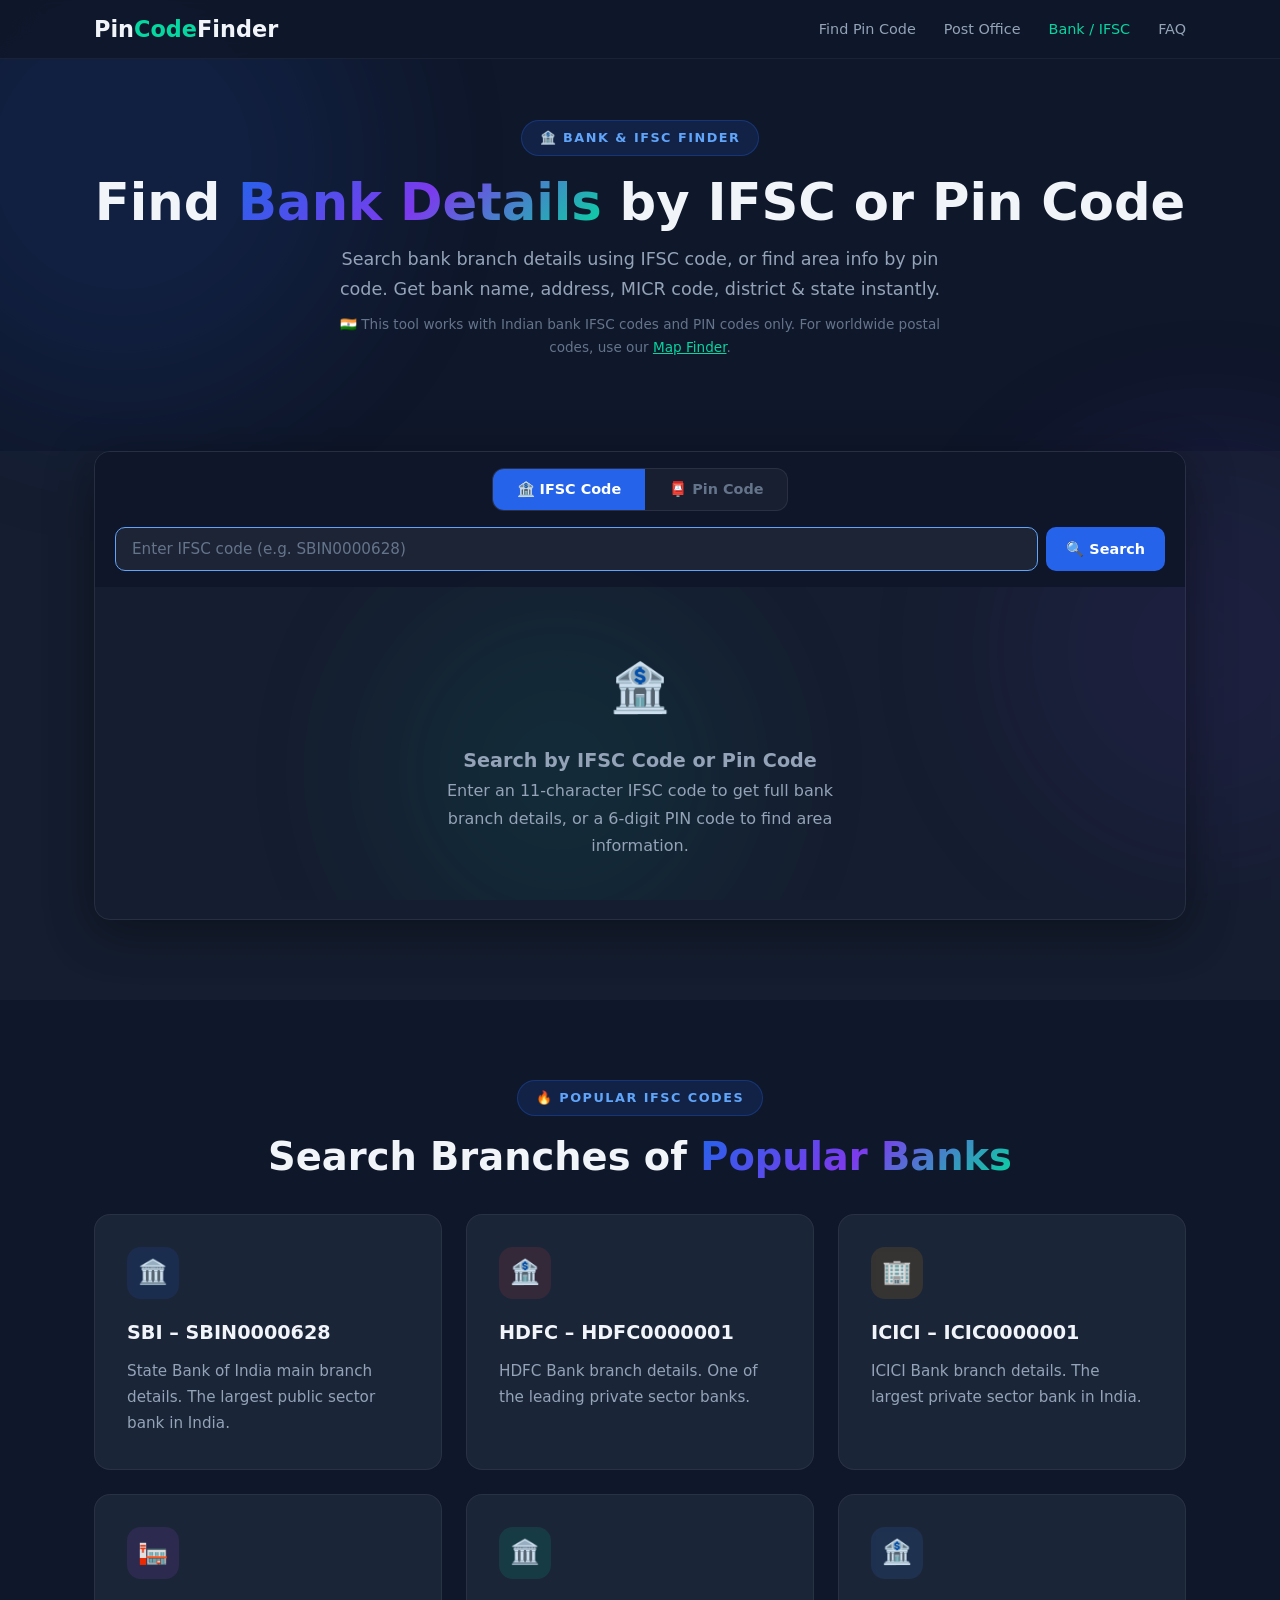
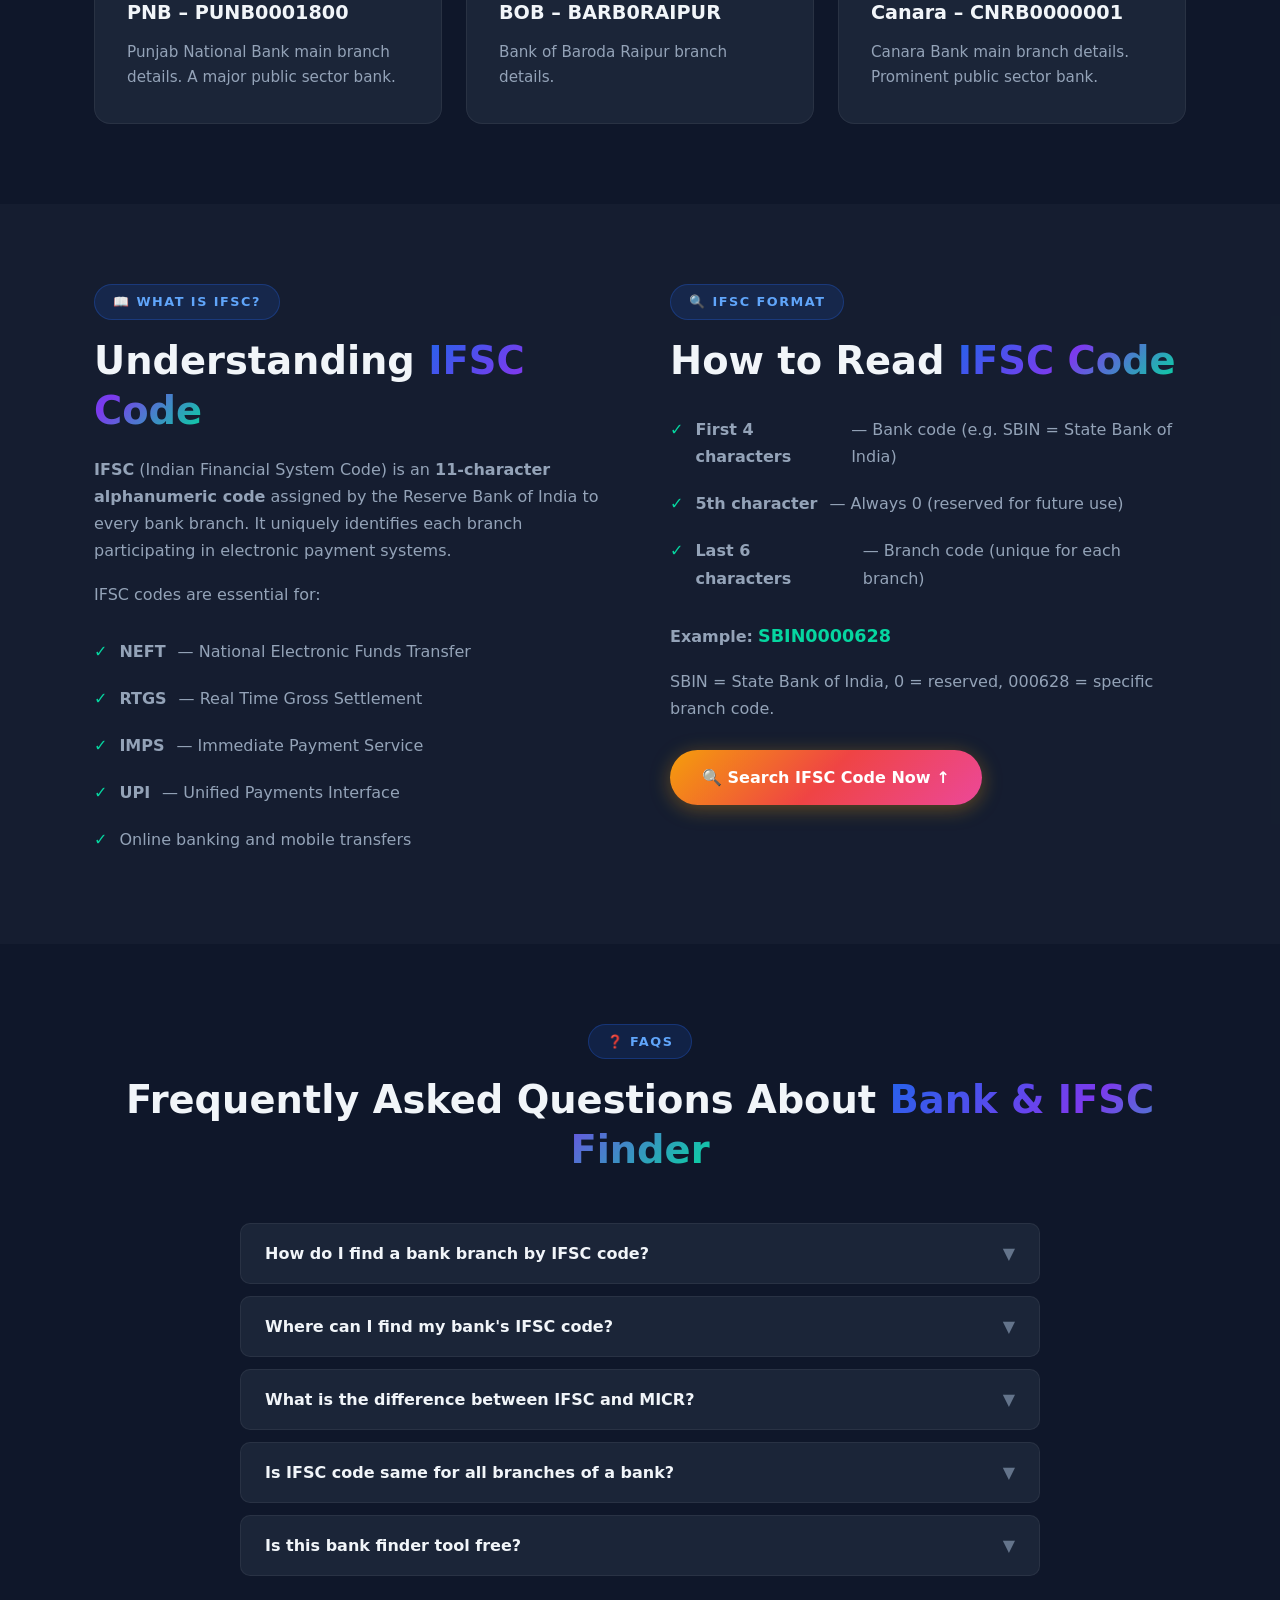
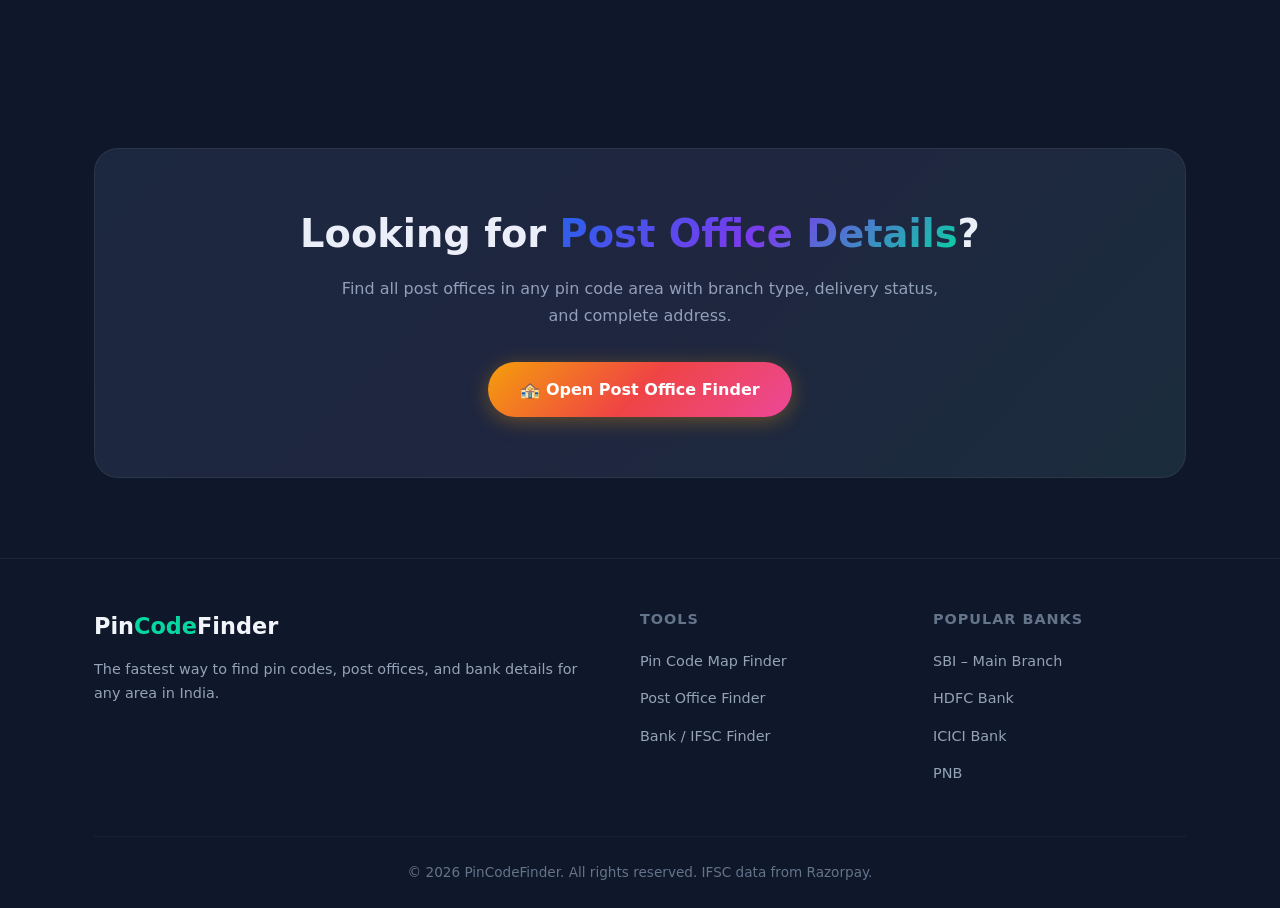
<file: bank.html>
<!DOCTYPE html>
<html lang="en">
<head>
    <meta charset="UTF-8">
    <link rel="icon" type="image/svg+xml" href="favicon.svg">
    <meta name="viewport" content="width=device-width, initial-scale=1.0">
    <title>Find Bank by Pin Code & IFSC Code – Search Bank Branch Details</title>
    <meta name="description" content="Find bank branch details by Pin Code or IFSC Code. Search any bank's name, address, branch, MICR code, district, and state. Instant, free & accurate bank finder.">
    <meta name="keywords" content="find bank by pin code, IFSC code search, bank branch finder, bank address by pin code, IFSC lookup, bank details by pincode, bank near me">
    <meta name="robots" content="index, follow">
    <link rel="canonical" href="https://find-my-pin-code.vercel.app/bank.html">
    <meta property="og:title" content="Find Bank by Pin Code & IFSC Code – Instant Bank Branch Finder">
    <meta property="og:description" content="Search bank details by IFSC code or find banks in any pin code area. Get branch name, address, MICR & more.">
    <meta property="og:type" content="website">
    <meta property="og:url" content="https://find-my-pin-code.vercel.app/bank.html">
    <script type="application/ld+json">
    {"@context":"https://schema.org","@type":"WebApplication","name":"Bank Finder by Pin Code & IFSC","url":"https://find-my-pin-code.vercel.app/bank.html","description":"Find bank branch details by Pin Code or IFSC Code in India.","applicationCategory":"UtilityApplication","operatingSystem":"All","offers":{"@type":"Offer","price":"0","priceCurrency":"USD"}}
    </script>
    <script type="application/ld+json">
    {"@context":"https://schema.org","@type":"FAQPage","mainEntity":[{"@type":"Question","name":"How do I find a bank branch by IFSC code?","acceptedAnswer":{"@type":"Answer","text":"Enter the 11-character IFSC code in the search box and click Search. You'll get the bank name, branch, address, city, district, state, and MICR code instantly."}},{"@type":"Question","name":"Can I search banks by pin code?","acceptedAnswer":{"@type":"Answer","text":"Yes! Enter a 6-digit PIN code to find the area details and all associated post offices. For bank-specific details, use the IFSC code search."}},{"@type":"Question","name":"What is an IFSC code?","acceptedAnswer":{"@type":"Answer","text":"IFSC (Indian Financial System Code) is an 11-character alphanumeric code used to identify bank branches for electronic fund transfers like NEFT, RTGS, and IMPS."}}]}
    </script>
    <link rel="stylesheet" href="styles.css">
    <style>
        /* TAB SWITCHER */
        .tab-bar{display:flex;gap:0;border-radius:12px;overflow:hidden;background:rgba(255,255,255,.04);border:1px solid rgba(255,255,255,.08);margin-bottom:0;width:fit-content}
        .tab-btn{padding:12px 24px;background:none;border:none;color:var(--text-muted);font-weight:600;font-size:.9rem;cursor:pointer;transition:all .3s;font-family:var(--font);display:flex;align-items:center;gap:6px}
        .tab-btn.active{background:var(--primary);color:#fff}
        .tab-btn:hover:not(.active){color:var(--text-primary);background:rgba(255,255,255,.06)}

        /* BANK CARD EXTRAS */
        .bank-detail-row{display:flex;align-items:center;gap:8px;padding:8px 0;border-bottom:1px solid rgba(255,255,255,.04)}
        .bank-detail-row:last-child{border-bottom:none}
        .bank-detail-label{min-width:100px;font-size:.8rem;color:var(--text-muted);text-transform:uppercase;letter-spacing:.5px;flex-shrink:0}
        .bank-detail-value{font-size:.95rem;color:var(--text-secondary);font-weight:500}
        .bank-detail-value.highlight{color:var(--accent);font-weight:700;font-size:1.05rem}
        .copy-btn{background:rgba(255,255,255,.06);border:1px solid rgba(255,255,255,.1);border-radius:6px;color:var(--text-muted);padding:4px 10px;font-size:.75rem;cursor:pointer;transition:all .2s;font-family:var(--font);margin-left:auto;flex-shrink:0}
        .copy-btn:hover{background:rgba(255,255,255,.12);color:var(--text-primary)}
    </style>
</head>
<body>
    <div class="bg-orbs" aria-hidden="true"><div class="orb"></div><div class="orb"></div><div class="orb"></div></div>

    <!-- NAVBAR -->
    <nav class="navbar scrolled" id="navbar">
        <div class="container">
            <a href="index.html" class="logo">Pin<span>Code</span>Finder</a>
            <ul class="nav-links" id="navLinks">
                <li><a href="index.html">Find Pin Code</a></li>
                <li><a href="post-office.html">Post Office</a></li>
                <li><a href="bank.html" class="active-link">Bank / IFSC</a></li>
                <li><a href="index.html#faq">FAQ</a></li>
            </ul>
            <button class="mobile-toggle" id="mobileToggle" aria-label="Toggle navigation"><span></span><span></span><span></span></button>
        </div>
    </nav>

    <!-- PAGE HERO -->
    <section class="page-hero text-center">
        <div class="container fade-up">
            <span class="badge">🏦 Bank & IFSC Finder</span>
            <h1>Find <span class="text-gradient">Bank Details</span> by IFSC or Pin Code</h1>
            <p>Search bank branch details using IFSC code, or find area info by pin code. Get bank name, address, MICR code, district & state instantly.</p>
            <p style="font-size:.85rem;color:var(--text-muted);margin-top:8px">🇮🇳 This tool works with Indian bank IFSC codes and PIN codes only. For worldwide postal codes, use our <a href="index.html" style="color:var(--accent)">Map Finder</a>.</p>
        </div>
    </section>

    <!-- SEARCH TOOL -->
    <section class="section tool-section" id="search-tool" style="padding-top:0">
        <div class="container">
            <div class="tool-wrapper fade-up">
                <div class="tool-controls" style="flex-direction:column;gap:16px">
                    <!-- Tabs -->
                    <div class="tab-bar">
                        <button class="tab-btn active" id="tabIfsc" onclick="switchTab('ifsc')">🏦 IFSC Code</button>
                        <button class="tab-btn" id="tabPin" onclick="switchTab('pin')">📮 Pin Code</button>
                    </div>
                    <!-- Search -->
                    <div style="display:flex;gap:8px;width:100%">
                        <div class="search-box" style="flex:1">
                            <input type="text" id="searchInput" placeholder="Enter IFSC code (e.g. SBIN0000628)" maxlength="11" aria-label="Search IFSC or Pin Code">
                            <button class="tool-btn tool-btn-search" onclick="doSearch()">🔍 Search</button>
                        </div>
                    </div>
                </div>
                <div id="resultArea">
                    <div class="empty-state" id="emptyState">
                        <div class="empty-icon">🏦</div>
                        <h3>Search by IFSC Code or Pin Code</h3>
                        <p>Enter an 11-character IFSC code to get full bank branch details, or a 6-digit PIN code to find area information.</p>
                    </div>
                </div>
                <div class="loading-msg" id="loadingMsg" style="display:none">⏳ Searching bank details...</div>
            </div>
        </div>
    </section>

    <!-- POPULAR BANKS -->
    <section class="section">
        <div class="container">
            <div class="text-center fade-up">
                <span class="badge">🔥 Popular IFSC Codes</span>
                <h2>Search Branches of <span class="text-gradient">Popular Banks</span></h2>
            </div>
            <div class="features-grid" style="margin-top:32px">
                <div class="feature-card fade-up" onclick="quickSearch('SBIN0000628','ifsc')" style="cursor:pointer">
                    <div class="feature-icon" style="background:rgba(37,99,235,.12)">🏛️</div>
                    <h3>SBI – SBIN0000628</h3>
                    <p>State Bank of India main branch details. The largest public sector bank in India.</p>
                </div>
                <div class="feature-card fade-up" onclick="quickSearch('HDFC0000001','ifsc')" style="cursor:pointer">
                    <div class="feature-icon" style="background:rgba(239,68,68,.12)">🏦</div>
                    <h3>HDFC – HDFC0000001</h3>
                    <p>HDFC Bank branch details. One of the leading private sector banks.</p>
                </div>
                <div class="feature-card fade-up" onclick="quickSearch('ICIC0000001','ifsc')" style="cursor:pointer">
                    <div class="feature-icon" style="background:rgba(245,158,11,.12)">🏢</div>
                    <h3>ICICI – ICIC0000001</h3>
                    <p>ICICI Bank branch details. The largest private sector bank in India.</p>
                </div>
                <div class="feature-card fade-up" onclick="quickSearch('PUNB0001800','ifsc')" style="cursor:pointer">
                    <div class="feature-icon" style="background:rgba(168,85,247,.12)">🏣</div>
                    <h3>PNB – PUNB0001800</h3>
                    <p>Punjab National Bank main branch details. A major public sector bank.</p>
                </div>
                <div class="feature-card fade-up" onclick="quickSearch('BARB0RAIPUR','ifsc')" style="cursor:pointer">
                    <div class="feature-icon" style="background:rgba(6,214,160,.12)">🏛️</div>
                    <h3>BOB – BARB0RAIPUR</h3>
                    <p>Bank of Baroda Raipur branch details.</p>
                </div>
                <div class="feature-card fade-up" onclick="quickSearch('CNRB0000001','ifsc')" style="cursor:pointer">
                    <div class="feature-icon" style="background:rgba(59,130,246,.12)">🏦</div>
                    <h3>Canara – CNRB0000001</h3>
                    <p>Canara Bank main branch details. Prominent public sector bank.</p>
                </div>
            </div>
        </div>
    </section>

    <!-- ABOUT IFSC -->
    <section class="section content-section">
        <div class="container">
            <div class="content-grid">
                <div class="content-text fade-up">
                    <span class="badge">📖 What is IFSC?</span>
                    <h2>Understanding <span class="text-gradient">IFSC Code</span></h2>
                    <p><strong>IFSC</strong> (Indian Financial System Code) is an <strong>11-character alphanumeric code</strong> assigned by the Reserve Bank of India to every bank branch. It uniquely identifies each branch participating in electronic payment systems.</p>
                    <p>IFSC codes are essential for:</p>
                    <ul>
                        <li><strong>NEFT</strong> — National Electronic Funds Transfer</li>
                        <li><strong>RTGS</strong> — Real Time Gross Settlement</li>
                        <li><strong>IMPS</strong> — Immediate Payment Service</li>
                        <li><strong>UPI</strong> — Unified Payments Interface</li>
                        <li>Online banking and mobile transfers</li>
                    </ul>
                </div>
                <div class="content-text fade-up" style="transition-delay:.15s">
                    <span class="badge">🔍 IFSC Format</span>
                    <h2>How to Read <span class="text-gradient">IFSC Code</span></h2>
                    <ul>
                        <li><strong>First 4 characters</strong> — Bank code (e.g. SBIN = State Bank of India)</li>
                        <li><strong>5th character</strong> — Always 0 (reserved for future use)</li>
                        <li><strong>Last 6 characters</strong> — Branch code (unique for each branch)</li>
                    </ul>
                    <p style="margin-top:20px"><strong>Example:</strong> <span style="color:var(--accent);font-weight:700;font-size:1.1rem">SBIN0000628</span></p>
                    <p>SBIN = State Bank of India, 0 = reserved, 000628 = specific branch code.</p>
                    <div style="margin-top:28px"><a href="#search-tool" class="btn btn-primary">🔍 Search IFSC Code Now ↑</a></div>
                </div>
            </div>
        </div>
    </section>

    <!-- FAQ -->
    <section class="section" id="faq">
        <div class="container">
            <div class="text-center fade-up"><span class="badge">❓ FAQs</span><h2>Frequently Asked Questions About <span class="text-gradient">Bank & IFSC Finder</span></h2></div>
            <div class="faq-list">
                <div class="faq-item fade-up"><button class="faq-question"><span>How do I find a bank branch by IFSC code?</span><span class="faq-arrow">▼</span></button><div class="faq-answer"><div class="faq-answer-inner">Enter the 11-character IFSC code in the search box above and click "Search". You'll instantly get the bank name, branch name, address, city, district, state, and MICR code.</div></div></div>
                <div class="faq-item fade-up"><button class="faq-question"><span>Where can I find my bank's IFSC code?</span><span class="faq-arrow">▼</span></button><div class="faq-answer"><div class="faq-answer-inner">You can find your IFSC code on: your <strong>cheque book</strong> (printed on the cheque leaf), your <strong>bank passbook</strong>, <strong>netbanking portal</strong>, or by calling your bank branch directly.</div></div></div>
                <div class="faq-item fade-up"><button class="faq-question"><span>What is the difference between IFSC and MICR?</span><span class="faq-arrow">▼</span></button><div class="faq-answer"><div class="faq-answer-inner"><strong>IFSC</strong> is used for electronic transfers (NEFT, RTGS, IMPS). <strong>MICR</strong> (Magnetic Ink Character Recognition) is a 9-digit code printed on cheques used for processing cheques in clearing houses. Both identify bank branches but are used for different purposes.</div></div></div>
                <div class="faq-item fade-up"><button class="faq-question"><span>Is IFSC code same for all branches of a bank?</span><span class="faq-arrow">▼</span></button><div class="faq-answer"><div class="faq-answer-inner">No. Each branch of a bank has its own unique IFSC code. Even branches of the same bank in the same city will have different IFSC codes. Only the first 4 characters (bank code) remain the same.</div></div></div>
                <div class="faq-item fade-up"><button class="faq-question"><span>Is this bank finder tool free?</span><span class="faq-arrow">▼</span></button><div class="faq-answer"><div class="faq-answer-inner">Yes! This tool is 100% free. No registration, no hidden charges. We use the <strong>Razorpay IFSC API</strong> which is publicly available and free to use.</div></div></div>
            </div>
        </div>
    </section>

    <!-- CTA -->
    <section class="section">
        <div class="container">
            <div class="cta-box fade-up">
                <h2>Looking for <span class="text-gradient">Post Office Details</span>?</h2>
                <p>Find all post offices in any pin code area with branch type, delivery status, and complete address.</p>
                <a href="post-office.html" class="btn btn-primary">🏤 Open Post Office Finder</a>
            </div>
        </div>
    </section>

    <!-- FOOTER -->
    <footer class="footer">
        <div class="container">
            <div class="footer-grid">
                <div class="footer-brand"><a href="index.html" class="logo">Pin<span>Code</span>Finder</a><p>The fastest way to find pin codes, post offices, and bank details for any area in India.</p></div>
                <div><h4>Tools</h4><ul><li><a href="index.html">Pin Code Map Finder</a></li><li><a href="post-office.html">Post Office Finder</a></li><li><a href="bank.html">Bank / IFSC Finder</a></li></ul></div>
                <div><h4>Popular Banks</h4><ul><li><a href="#" onclick="quickSearch('SBIN0000628','ifsc');return false">SBI – Main Branch</a></li><li><a href="#" onclick="quickSearch('HDFC0000001','ifsc');return false">HDFC Bank</a></li><li><a href="#" onclick="quickSearch('ICIC0000001','ifsc');return false">ICICI Bank</a></li><li><a href="#" onclick="quickSearch('PUNB0001800','ifsc');return false">PNB</a></li></ul></div>
            </div>
            <div class="footer-bottom"><p>&copy; 2026 PinCodeFinder. All rights reserved. IFSC data from Razorpay.</p></div>
        </div>
    </footer>

    <script>
        // NAVBAR
        const navbar = document.getElementById('navbar');
        window.addEventListener('scroll', () => navbar.classList.toggle('scrolled', true));
        const mobileToggle = document.getElementById('mobileToggle');
        const navLinks = document.getElementById('navLinks');
        mobileToggle.addEventListener('click', () => navLinks.classList.toggle('active'));
        navLinks.querySelectorAll('a').forEach(l => l.addEventListener('click', () => navLinks.classList.remove('active')));

        // SCROLL ANIMATIONS
        const fadeObs = new IntersectionObserver(entries => entries.forEach(e => { if(e.isIntersecting){ e.target.classList.add('visible'); fadeObs.unobserve(e.target); }}), {threshold:.1,rootMargin:'0px 0px -40px 0px'});
        document.querySelectorAll('.fade-up').forEach(el => fadeObs.observe(el));

        // FAQ
        document.querySelectorAll('.faq-question').forEach(btn => btn.addEventListener('click', () => {
            const item = btn.parentElement, ans = item.querySelector('.faq-answer'), isActive = item.classList.contains('active');
            document.querySelectorAll('.faq-item').forEach(f => { f.classList.remove('active'); f.querySelector('.faq-answer').style.maxHeight = null; });
            if(!isActive){ item.classList.add('active'); ans.style.maxHeight = ans.scrollHeight + 'px'; }
        }));

        // Smooth scroll for internal links
        document.querySelectorAll('a[href^="#"]').forEach(a => a.addEventListener('click', function(e){ e.preventDefault(); const t=document.querySelector(this.getAttribute('href')); if(t) t.scrollIntoView({behavior:'smooth',block:'start'}); }));

        // TAB LOGIC
        let currentTab = 'ifsc';

        function switchTab(tab) {
            currentTab = tab;
            document.getElementById('tabIfsc').classList.toggle('active', tab === 'ifsc');
            document.getElementById('tabPin').classList.toggle('active', tab === 'pin');
            const input = document.getElementById('searchInput');
            if (tab === 'ifsc') {
                input.placeholder = 'Enter IFSC code (e.g. SBIN0000628)';
                input.maxLength = 11;
            } else {
                input.placeholder = 'Enter 6-digit PIN code (e.g. 492001)';
                input.maxLength = 6;
            }
            input.value = '';
            input.focus();
        }

        // VALIDATION
        function isValidIfsc(code) { return /^[A-Z]{4}0[A-Z0-9]{6}$/i.test(code); }
        function isValidPin(pin) { return /^[1-9][0-9]{5}$/.test(pin); }

        // QUICK SEARCH
        function quickSearch(val, tab) {
            switchTab(tab);
            document.getElementById('searchInput').value = val;
            doSearch();
            document.getElementById('search-tool').scrollIntoView({ behavior: 'smooth' });
        }

        // MAIN SEARCH
        function doSearch() {
            if (currentTab === 'ifsc') {
                searchIFSC();
            } else {
                searchPinCode();
            }
        }

        // IFSC SEARCH
        async function searchIFSC() {
            const ifsc = document.getElementById('searchInput').value.trim().toUpperCase();
            if (!ifsc) { document.getElementById('searchInput').focus(); return; }
            if (!isValidIfsc(ifsc)) {
                showError('Please enter a valid 11-character IFSC code (e.g. SBIN0000628).<br><small style="color:var(--text-muted)">Format: 4 letters + 0 + 6 alphanumeric characters</small>');
                return;
            }

            showLoading(true);
            try {
                const resp = await fetch(`https://ifsc.razorpay.com/${ifsc}`);
                if (resp.ok) {
                    const data = await resp.json();
                    displayBankResult(data);
                } else if (resp.status === 404) {
                    showError(`No bank found for IFSC code <strong>${ifsc}</strong>. Please verify the code and try again.`);
                } else {
                    showError('Error fetching bank details. Please try again.');
                }
            } catch(err) {
                showError('Network error. Please check your internet connection and try again.');
            }
            showLoading(false);
        }

        // PIN CODE SEARCH (uses India Post API to show area + post offices)
        async function searchPinCode() {
            const pin = document.getElementById('searchInput').value.trim();
            if (!pin) { document.getElementById('searchInput').focus(); return; }
            if (!isValidPin(pin)) {
                showError('Please enter a valid 6-digit PIN code (e.g. 492001).');
                return;
            }

            showLoading(true);
            try {
                const resp = await fetch(`https://api.postalpincode.in/pincode/${pin}`);
                const data = await resp.json();

                if (data && data[0] && data[0].Status === 'Success' && data[0].PostOffice) {
                    displayPinResult(data[0].PostOffice, pin);
                } else {
                    showError(`No results found for PIN code <strong>${pin}</strong>. Please check and try again.`);
                }
            } catch(err) {
                showError('Network error. Please check your internet and try again.');
            }
            showLoading(false);
        }

        // DISPLAY BANK RESULT
        function displayBankResult(data) {
            const resultArea = document.getElementById('resultArea');
            const rows = [
                { label: 'Bank', value: data.BANK || 'N/A', highlight: true },
                { label: 'Branch', value: data.BRANCH || 'N/A' },
                { label: 'IFSC', value: data.IFSC || 'N/A', copy: true, highlight: true },
                { label: 'MICR', value: data.MICR || 'N/A', copy: true },
                { label: 'Address', value: data.ADDRESS || 'N/A' },
                { label: 'City', value: data.CITY || 'N/A' },
                { label: 'District', value: data.DISTRICT || 'N/A' },
                { label: 'State', value: data.STATE || 'N/A' },
                { label: 'Contact', value: data.CONTACT || 'N/A' },
                { label: 'NEFT', value: data.NEFT ? '✅ Enabled' : '❌ Disabled' },
                { label: 'RTGS', value: data.RTGS ? '✅ Enabled' : '❌ Disabled' },
                { label: 'IMPS', value: data.IMPS ? '✅ Enabled' : '❌ Disabled' },
                { label: 'UPI', value: data.UPI ? '✅ Enabled' : '❌ Disabled' },
            ];

            let html = `
                <div class="po-cards" style="grid-template-columns:1fr;max-width:700px;margin:0 auto">
                    <div class="po-card">
                        <div class="po-card-header">
                            <div class="po-card-icon bank">🏦</div>
                            <div>
                                <div class="po-card-title">${data.BANK || 'Bank Details'}</div>
                                <div class="po-card-subtitle">${data.BRANCH || ''} Branch</div>
                            </div>
                        </div>
            `;

            rows.forEach(row => {
                html += `
                    <div class="bank-detail-row">
                        <div class="bank-detail-label">${row.label}</div>
                        <div class="bank-detail-value ${row.highlight ? 'highlight' : ''}">${row.value}</div>
                        ${row.copy ? `<button class="copy-btn" onclick="copyText('${row.value}')">📋 Copy</button>` : ''}
                    </div>
                `;
            });

            html += `</div></div>`;
            resultArea.innerHTML = html;
        }

        // DISPLAY PIN CODE RESULT (area info + post offices summary)
        function displayPinResult(postOffices, pin) {
            const resultArea = document.getElementById('resultArea');
            const first = postOffices[0];
            const count = postOffices.length;

            let html = `
                <div style="padding:20px;background:rgba(15,23,42,.95);border-bottom:1px solid rgba(255,255,255,.06)">
                    <div style="display:flex;align-items:center;gap:12px;flex-wrap:wrap;justify-content:space-between">
                        <div>
                            <span style="font-size:.8rem;color:var(--text-muted);text-transform:uppercase;letter-spacing:1px">Area Info for PIN Code</span>
                            <div style="font-size:1.8rem;font-weight:800;color:var(--accent)">${pin}</div>
                        </div>
                        <div style="display:flex;gap:24px;flex-wrap:wrap">
                            <div style="text-align:center"><div style="font-size:1.3rem;font-weight:800;color:var(--text-primary)">${first.District || 'N/A'}</div><div style="font-size:.75rem;color:var(--text-muted)">District</div></div>
                            <div style="text-align:center"><div style="font-size:1.3rem;font-weight:800;color:var(--text-primary)">${first.State || 'N/A'}</div><div style="font-size:.75rem;color:var(--text-muted)">State</div></div>
                            <div style="text-align:center"><div style="font-size:1.3rem;font-weight:800;color:var(--text-primary)">${count}</div><div style="font-size:.75rem;color:var(--text-muted)">Post Offices</div></div>
                        </div>
                    </div>
                </div>
                <div class="po-cards">
                    <div class="po-card" style="grid-column:1/-1;text-align:center;padding:32px">
                        <div style="font-size:2rem;margin-bottom:12px">💡</div>
                        <h3 style="margin-bottom:8px">Looking for Bank Details?</h3>
                        <p style="color:var(--text-secondary);margin-bottom:16px">To find bank branch details, switch to the <strong>IFSC Code</strong> tab and enter the bank's IFSC code. You can find this on your cheque book or bank passbook.</p>
                        <button class="btn btn-secondary" onclick="switchTab('ifsc')" style="margin-right:12px">🏦 Search by IFSC</button>
                        <a href="post-office.html?pin=${pin}" class="btn btn-secondary">🏤 View Post Offices</a>
                    </div>
            `;

            // Show post offices list
            postOffices.forEach(po => {
                const typeClass = po.BranchType === 'Head Office' ? 'ho' : (po.BranchType === 'Sub Office' ? 'so' : 'bo');
                const typeLabel = po.BranchType === 'Head Office' ? 'H.O.' : (po.BranchType === 'Sub Office' ? 'S.O.' : 'B.O.');
                html += `
                    <div class="po-card">
                        <div class="po-card-header">
                            <div class="po-card-icon post">🏤</div>
                            <div>
                                <div class="po-card-title">${po.Name}</div>
                                <div class="po-card-subtitle">
                                    <span class="po-card-badge ${typeClass}">${typeLabel}</span>
                                    <span class="po-card-badge ${po.DeliveryStatus === 'Delivery' ? 'delivery' : 'non-delivery'}">${po.DeliveryStatus || 'N/A'}</span>
                                </div>
                            </div>
                        </div>
                        <div class="po-card-details">
                            <div class="po-detail"><div class="detail-label">Division</div><div class="detail-value">${po.Division || 'N/A'}</div></div>
                            <div class="po-detail"><div class="detail-label">Region</div><div class="detail-value">${po.Region || 'N/A'}</div></div>
                            <div class="po-detail"><div class="detail-label">District</div><div class="detail-value">${po.District || 'N/A'}</div></div>
                            <div class="po-detail"><div class="detail-label">State</div><div class="detail-value">${po.State || 'N/A'}</div></div>
                        </div>
                    </div>
                `;
            });

            html += '</div>';
            resultArea.innerHTML = html;
        }

        function showError(msg) {
            document.getElementById('resultArea').innerHTML = `<div class="error-msg">⚠️ ${msg}</div>`;
        }

        function showLoading(show) {
            document.getElementById('loadingMsg').style.display = show ? 'block' : 'none';
            if(show) document.getElementById('resultArea').innerHTML = '';
        }

        function copyText(text) {
            navigator.clipboard.writeText(text).then(() => {
                // Quick visual feedback
                const btn = event.target;
                const orig = btn.textContent;
                btn.textContent = '✅ Copied!';
                setTimeout(() => btn.textContent = orig, 1500);
            }).catch(() => {
                // Fallback
                const ta = document.createElement('textarea');
                ta.value = text;
                document.body.appendChild(ta);
                ta.select();
                document.execCommand('copy');
                document.body.removeChild(ta);
            });
        }

        // Enter key
        document.getElementById('searchInput').addEventListener('keydown', e => { if(e.key === 'Enter') doSearch(); });

        // Auto-focus
        document.getElementById('searchInput').focus();

        // Check URL params
        const urlParams = new URLSearchParams(window.location.search);
        const ifscParam = urlParams.get('ifsc');
        const pinParam = urlParams.get('pin');
        if (ifscParam && isValidIfsc(ifscParam)) {
            switchTab('ifsc');
            document.getElementById('searchInput').value = ifscParam.toUpperCase();
            searchIFSC();
        } else if (pinParam && isValidPin(pinParam)) {
            switchTab('pin');
            document.getElementById('searchInput').value = pinParam;
            searchPinCode();
        }
    </script>
</body>
</html>
</file>
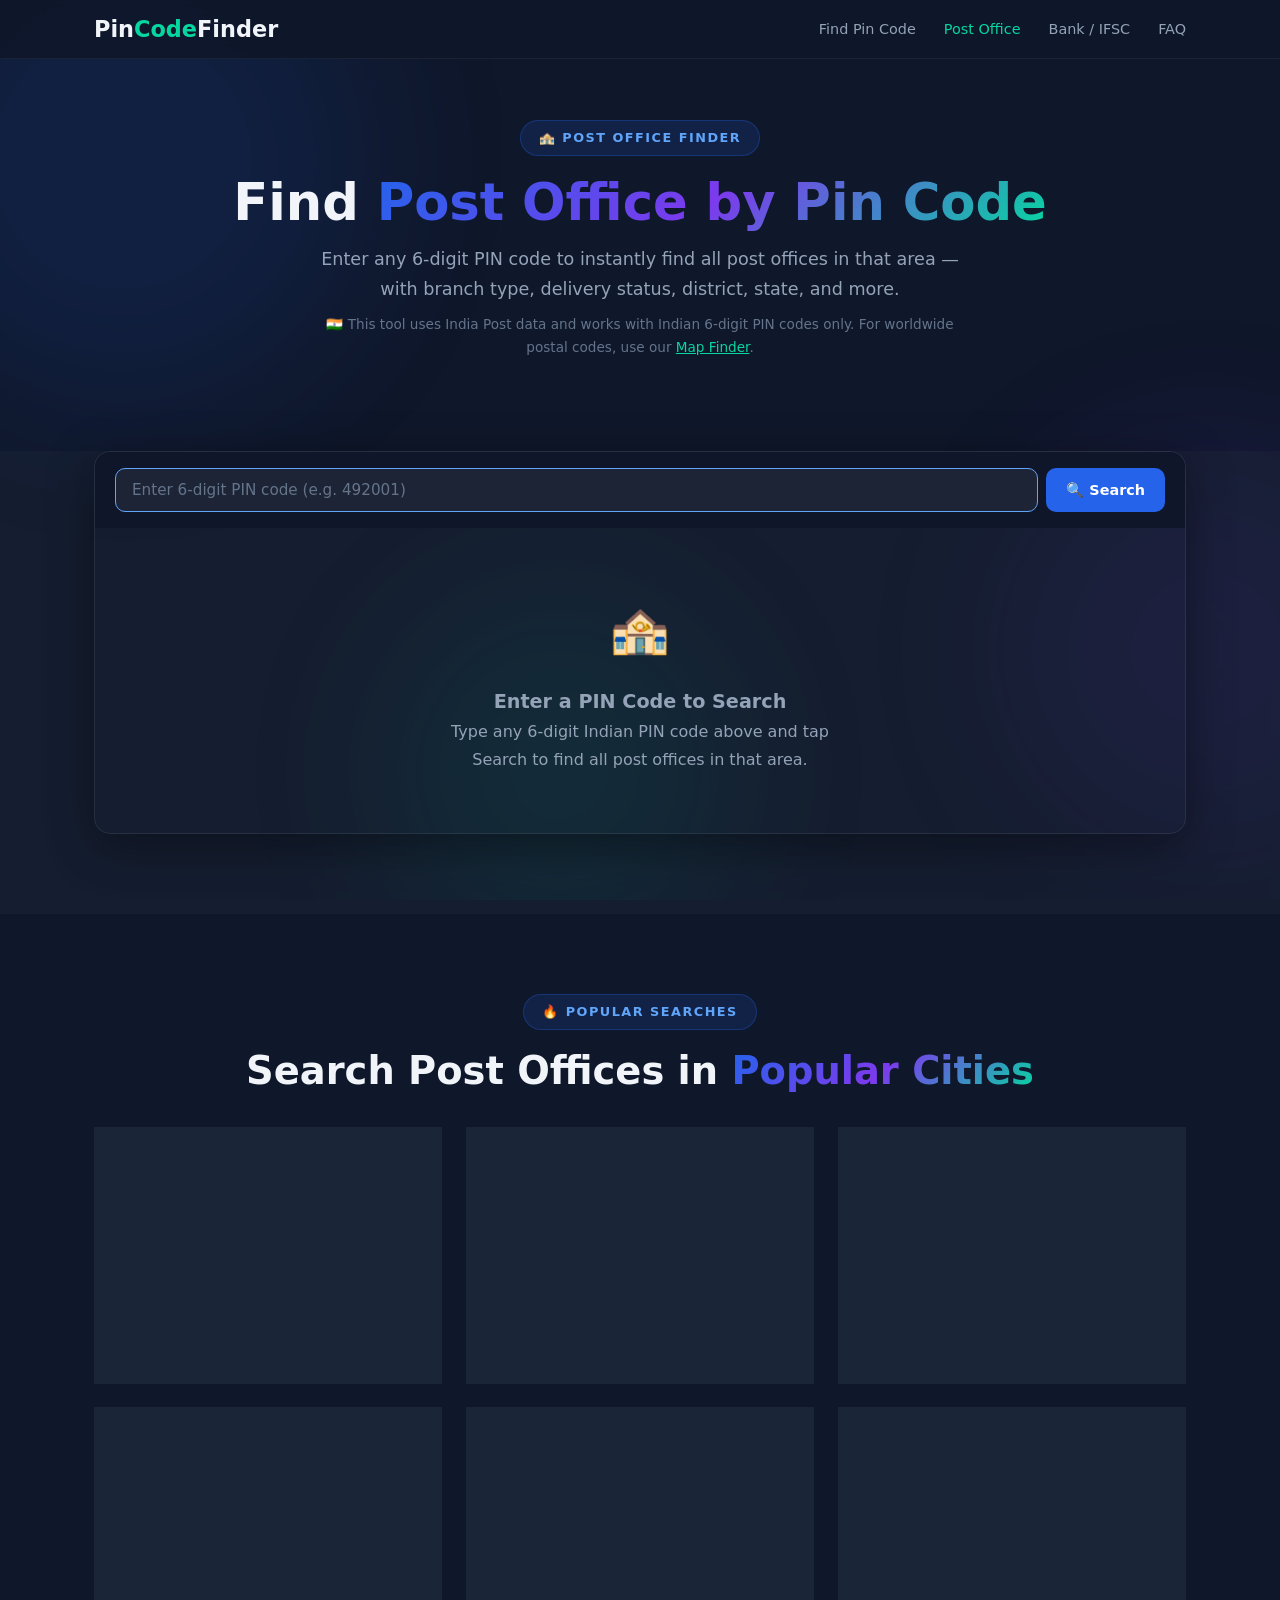
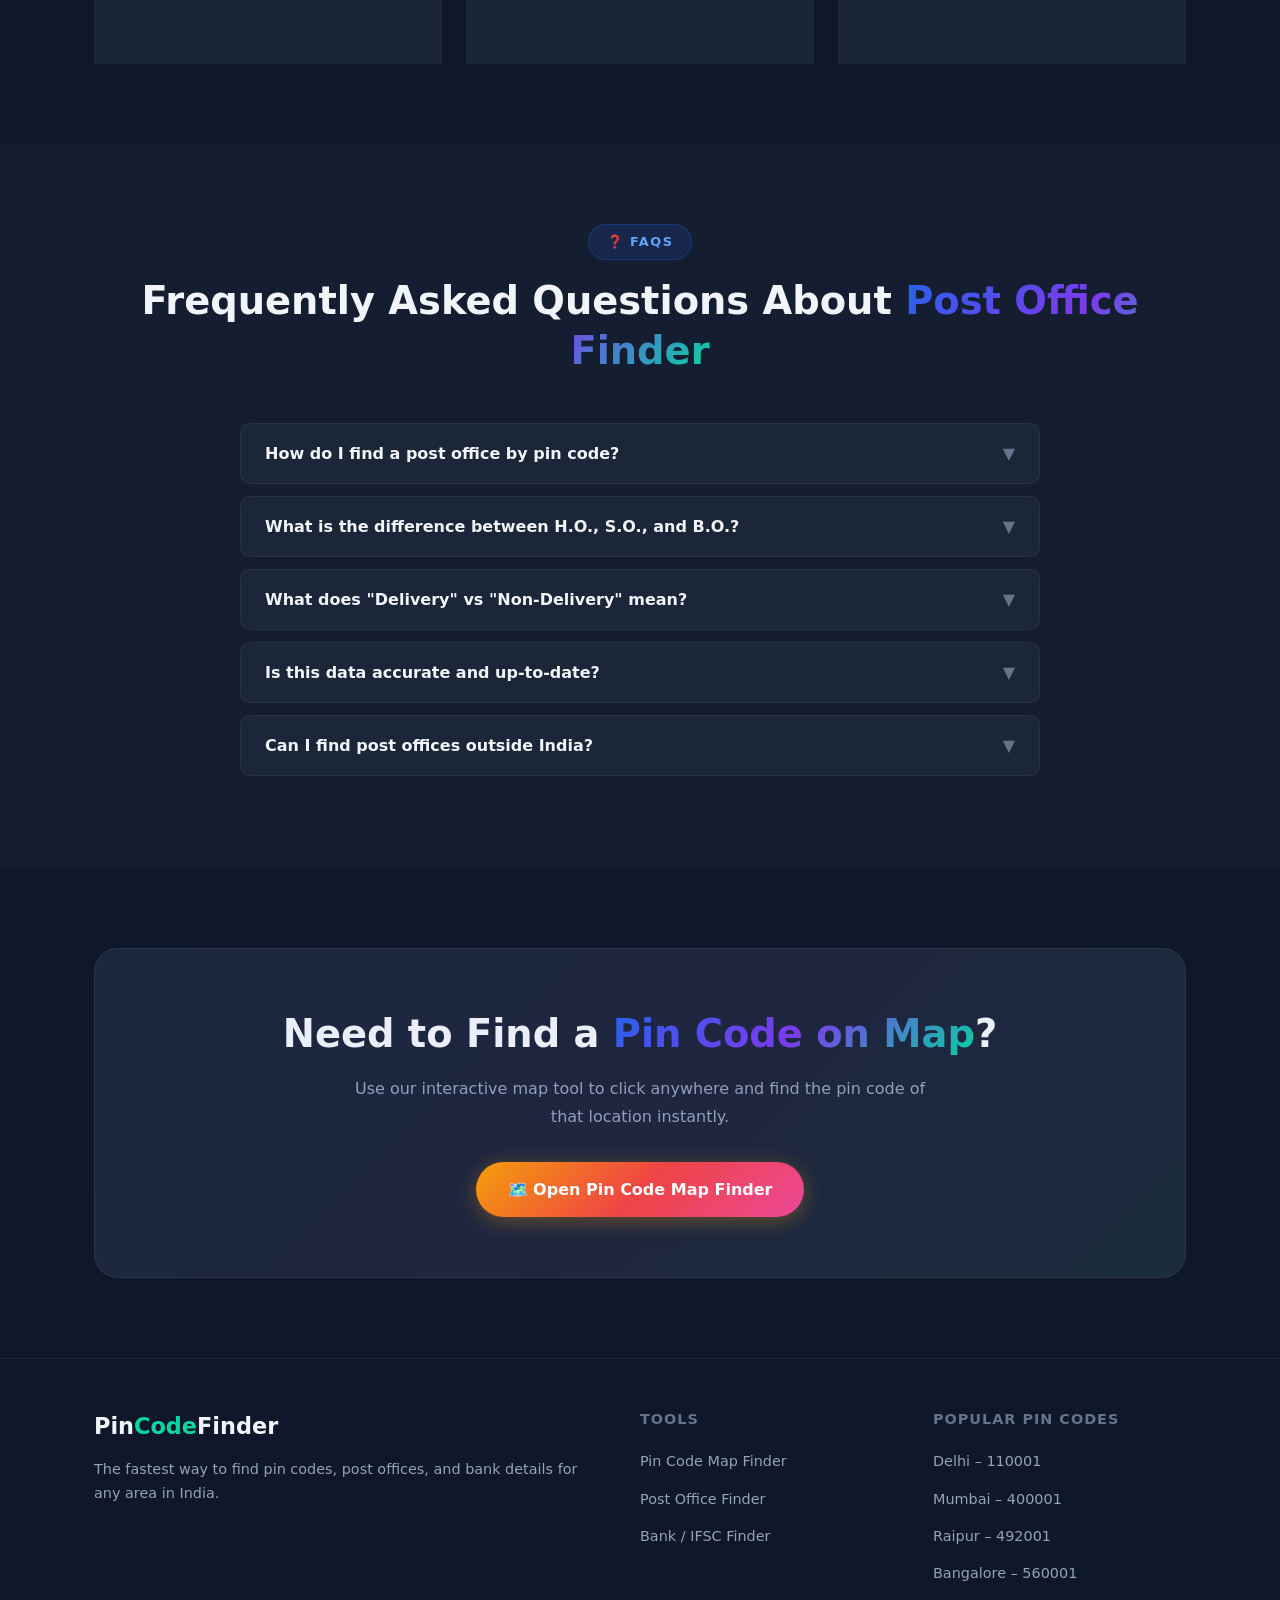
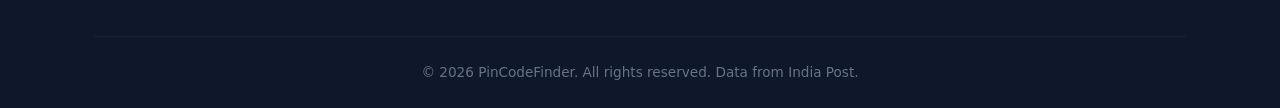
<file: post-office.html>
<!DOCTYPE html>
<html lang="en">
<head>
    <meta charset="UTF-8">
    <link rel="icon" type="image/svg+xml" href="favicon.svg">
    <meta name="viewport" content="width=device-width, initial-scale=1.0">
    <title>Find Post Office by Pin Code – Search All Post Offices in Any Area</title>
    <meta name="description" content="Find all post offices in any pin code area. Search by 6-digit PIN code to get post office names, branch types, delivery status, district, state and more. Free & instant.">
    <meta name="keywords" content="post office by pin code, find post office, pin code post office, post office search, India post office finder, post office near me, pin code lookup">
    <meta name="robots" content="index, follow">
    <link rel="canonical" href="https://find-my-pin-code.vercel.app/post-office.html">
    <meta property="og:title" content="Find Post Office by Pin Code – Instant Post Office Finder">
    <meta property="og:description" content="Search all post offices in any pin code area. Get branch name, type, delivery status, district & state info.">
    <meta property="og:type" content="website">
    <meta property="og:url" content="https://find-my-pin-code.vercel.app/post-office.html">
    <script type="application/ld+json">
    {"@context":"https://schema.org","@type":"WebApplication","name":"Post Office Finder by Pin Code","url":"https://find-my-pin-code.vercel.app/post-office.html","description":"Find all post offices in any PIN code area of India.","applicationCategory":"UtilityApplication","operatingSystem":"All","offers":{"@type":"Offer","price":"0","priceCurrency":"USD"}}
    </script>
    <script type="application/ld+json">
    {"@context":"https://schema.org","@type":"FAQPage","mainEntity":[{"@type":"Question","name":"How do I find a post office by pin code?","acceptedAnswer":{"@type":"Answer","text":"Enter any 6-digit PIN code in the search box above and click Search. Our tool will instantly display all post offices in that area with their branch type, delivery status, district, and state."}},{"@type":"Question","name":"What details can I get about a post office?","acceptedAnswer":{"@type":"Answer","text":"You can get the post office name, branch type (Head Office, Sub Office, Branch Office), delivery status, division, region, district, state, and country."}},{"@type":"Question","name":"Is this post office finder free?","acceptedAnswer":{"@type":"Answer","text":"Yes, this tool is 100% free. No signup or downloads needed. Just enter a PIN code and get instant results."}}]}
    </script>
    <link rel="stylesheet" href="styles.css">
</head>
<body>
    <div class="bg-orbs" aria-hidden="true"><div class="orb"></div><div class="orb"></div><div class="orb"></div></div>

    <!-- NAVBAR -->
    <nav class="navbar scrolled" id="navbar">
        <div class="container">
            <a href="index.html" class="logo">Pin<span>Code</span>Finder</a>
            <ul class="nav-links" id="navLinks">
                <li><a href="index.html">Find Pin Code</a></li>
                <li><a href="post-office.html" class="active-link">Post Office</a></li>
                <li><a href="bank.html">Bank / IFSC</a></li>
                <li><a href="index.html#faq">FAQ</a></li>
            </ul>
            <button class="mobile-toggle" id="mobileToggle" aria-label="Toggle navigation"><span></span><span></span><span></span></button>
        </div>
    </nav>

    <!-- PAGE HERO -->
    <section class="page-hero text-center">
        <div class="container fade-up">
            <span class="badge">🏤 Post Office Finder</span>
            <h1>Find <span class="text-gradient">Post Office by Pin Code</span></h1>
            <p>Enter any 6-digit PIN code to instantly find all post offices in that area — with branch type, delivery status, district, state, and more.</p>
            <p style="font-size:.85rem;color:var(--text-muted);margin-top:8px">🇮🇳 This tool uses India Post data and works with Indian 6-digit PIN codes only. For worldwide postal codes, use our <a href="index.html" style="color:var(--accent)">Map Finder</a>.</p>
        </div>
    </section>

    <!-- SEARCH TOOL -->
    <section class="section tool-section" id="search-tool" style="padding-top:0">
        <div class="container">
            <div class="tool-wrapper fade-up">
                <div class="tool-controls">
                    <div class="search-box">
                        <input type="text" id="pinInput" placeholder="Enter 6-digit PIN code (e.g. 492001)" maxlength="6" inputmode="numeric" pattern="[0-9]*" aria-label="Enter PIN code">
                        <button class="tool-btn tool-btn-search" id="searchBtn" onclick="searchPinCode()">🔍 Search</button>
                    </div>
                </div>
                <div id="resultArea">
                    <div class="empty-state" id="emptyState">
                        <div class="empty-icon">🏤</div>
                        <h3>Enter a PIN Code to Search</h3>
                        <p>Type any 6-digit Indian PIN code above and tap Search to find all post offices in that area.</p>
                    </div>
                </div>
                <div class="loading-msg" id="loadingMsg" style="display:none">⏳ Searching post offices...</div>
            </div>
        </div>
    </section>

    <!-- POPULAR PIN CODES -->
    <section class="section">
        <div class="container">
            <div class="text-center fade-up">
                <span class="badge">🔥 Popular Searches</span>
                <h2>Search Post Offices in <span class="text-gradient">Popular Cities</span></h2>
            </div>
            <div class="features-grid" style="margin-top:32px">
                <div class="feature-card fade-up" onclick="quickSearch('110001')" style="cursor:pointer">
                    <div class="feature-icon">🏛️</div>
                    <h3>New Delhi – 110001</h3>
                    <p>Find all post offices in central Delhi including Connaught Place and Parliament area.</p>
                </div>
                <div class="feature-card fade-up" onclick="quickSearch('400001')" style="cursor:pointer">
                    <div class="feature-icon">🌊</div>
                    <h3>Mumbai – 400001</h3>
                    <p>Search post offices in South Mumbai including Fort, CST, and marine areas.</p>
                </div>
                <div class="feature-card fade-up" onclick="quickSearch('492001')" style="cursor:pointer">
                    <div class="feature-icon">🏯</div>
                    <h3>Raipur – 492001</h3>
                    <p>Find all post offices in Raipur, the capital city of Chhattisgarh.</p>
                </div>
                <div class="feature-card fade-up" onclick="quickSearch('560001')" style="cursor:pointer">
                    <div class="feature-icon">💻</div>
                    <h3>Bangalore – 560001</h3>
                    <p>Search post offices in central Bangalore including MG Road and surrounding areas.</p>
                </div>
                <div class="feature-card fade-up" onclick="quickSearch('452001')" style="cursor:pointer">
                    <div class="feature-icon">🕌</div>
                    <h3>Indore – 452001</h3>
                    <p>Find all post offices in Indore, the largest city of Madhya Pradesh.</p>
                </div>
                <div class="feature-card fade-up" onclick="quickSearch('700001')" style="cursor:pointer">
                    <div class="feature-icon">🌉</div>
                    <h3>Kolkata – 700001</h3>
                    <p>Search post offices in central Kolkata including BBD Bagh and Dalhousie area.</p>
                </div>
            </div>
        </div>
    </section>

    <!-- FAQ -->
    <section class="section content-section" id="faq">
        <div class="container">
            <div class="text-center fade-up"><span class="badge">❓ FAQs</span><h2>Frequently Asked Questions About <span class="text-gradient">Post Office Finder</span></h2></div>
            <div class="faq-list">
                <div class="faq-item fade-up"><button class="faq-question"><span>How do I find a post office by pin code?</span><span class="faq-arrow">▼</span></button><div class="faq-answer"><div class="faq-answer-inner">Simply enter any 6-digit Indian PIN code in the search box above and click "Search". Our tool fetches real-time data from India Post and displays all post offices in that area.</div></div></div>
                <div class="faq-item fade-up"><button class="faq-question"><span>What is the difference between H.O., S.O., and B.O.?</span><span class="faq-arrow">▼</span></button><div class="faq-answer"><div class="faq-answer-inner"><strong>H.O. (Head Office)</strong> is the main post office of a district. <strong>S.O. (Sub Office)</strong> operates under a Head Office. <strong>B.O. (Branch Office)</strong> is a smaller branch, usually in rural or remote areas, operating under a Sub Office.</div></div></div>
                <div class="faq-item fade-up"><button class="faq-question"><span>What does "Delivery" vs "Non-Delivery" mean?</span><span class="faq-arrow">▼</span></button><div class="faq-answer"><div class="faq-answer-inner"><strong>Delivery</strong> post offices handle direct mail delivery to your address. <strong>Non-Delivery</strong> offices don't deliver mail directly — you need to collect from the counter or it's routed through a delivery office.</div></div></div>
                <div class="faq-item fade-up"><button class="faq-question"><span>Is this data accurate and up-to-date?</span><span class="faq-arrow">▼</span></button><div class="faq-answer"><div class="faq-answer-inner">Yes, we fetch real-time data from the official India Post API (api.postalpincode.in). The data is maintained by India Post and updated frequently.</div></div></div>
                <div class="faq-item fade-up"><button class="faq-question"><span>Can I find post offices outside India?</span><span class="faq-arrow">▼</span></button><div class="faq-answer"><div class="faq-answer-inner">This tool specifically uses India Post data and works with Indian 6-digit PIN codes. For international postal codes, use our <a href="index.html" style="color:var(--accent)">Pin Code Map Finder</a> tool.</div></div></div>
            </div>
        </div>
    </section>

    <!-- CTA -->
    <section class="section">
        <div class="container">
            <div class="cta-box fade-up">
                <h2>Need to Find a <span class="text-gradient">Pin Code on Map</span>?</h2>
                <p>Use our interactive map tool to click anywhere and find the pin code of that location instantly.</p>
                <a href="index.html#map-tool" class="btn btn-primary">🗺️ Open Pin Code Map Finder</a>
            </div>
        </div>
    </section>

    <!-- FOOTER -->
    <footer class="footer">
        <div class="container">
            <div class="footer-grid">
                <div class="footer-brand"><a href="index.html" class="logo">Pin<span>Code</span>Finder</a><p>The fastest way to find pin codes, post offices, and bank details for any area in India.</p></div>
                <div><h4>Tools</h4><ul><li><a href="index.html">Pin Code Map Finder</a></li><li><a href="post-office.html">Post Office Finder</a></li><li><a href="bank.html">Bank / IFSC Finder</a></li></ul></div>
                <div><h4>Popular PIN Codes</h4><ul><li><a href="#" onclick="quickSearch('110001');return false">Delhi – 110001</a></li><li><a href="#" onclick="quickSearch('400001');return false">Mumbai – 400001</a></li><li><a href="#" onclick="quickSearch('492001');return false">Raipur – 492001</a></li><li><a href="#" onclick="quickSearch('560001');return false">Bangalore – 560001</a></li></ul></div>
            </div>
            <div class="footer-bottom"><p>&copy; 2026 PinCodeFinder. All rights reserved. Data from India Post.</p></div>
        </div>
    </footer>

    <script>
        // NAVBAR
        const navbar = document.getElementById('navbar');
        window.addEventListener('scroll', () => navbar.classList.toggle('scrolled', true));
        const mobileToggle = document.getElementById('mobileToggle');
        const navLinks = document.getElementById('navLinks');
        mobileToggle.addEventListener('click', () => navLinks.classList.toggle('active'));
        navLinks.querySelectorAll('a').forEach(l => l.addEventListener('click', () => navLinks.classList.remove('active')));

        // SCROLL ANIMATIONS
        const fadeObs = new IntersectionObserver(entries => entries.forEach(e => { if(e.isIntersecting){ e.target.classList.add('visible'); fadeObs.unobserve(e.target); }}), {threshold:.1,rootMargin:'0px 0px -40px 0px'});
        document.querySelectorAll('.fade-up').forEach(el => fadeObs.observe(el));

        // FAQ
        document.querySelectorAll('.faq-question').forEach(btn => btn.addEventListener('click', () => {
            const item = btn.parentElement, ans = item.querySelector('.faq-answer'), isActive = item.classList.contains('active');
            document.querySelectorAll('.faq-item').forEach(f => { f.classList.remove('active'); f.querySelector('.faq-answer').style.maxHeight = null; });
            if(!isActive){ item.classList.add('active'); ans.style.maxHeight = ans.scrollHeight + 'px'; }
        }));

        // PINCODE VALIDATION
        function isValidPin(pin) {
            return /^[1-9][0-9]{5}$/.test(pin);
        }

        // QUICK SEARCH
        function quickSearch(pin) {
            document.getElementById('pinInput').value = pin;
            searchPinCode();
            document.getElementById('search-tool').scrollIntoView({ behavior: 'smooth' });
        }

        // MAIN SEARCH
        async function searchPinCode() {
            const pin = document.getElementById('pinInput').value.trim();
            if (!pin) { document.getElementById('pinInput').focus(); return; }
            if (!isValidPin(pin)) {
                showError('Please enter a valid 6-digit PIN code (e.g. 492001)');
                return;
            }

            const loadingEl = document.getElementById('loadingMsg');
            const resultArea = document.getElementById('resultArea');
            loadingEl.style.display = 'block';
            resultArea.innerHTML = '';

            try {
                const resp = await fetch(`https://api.postalpincode.in/pincode/${pin}`);
                const data = await resp.json();

                if (data && data[0]) {
                    if (data[0].Status === 'Success' && data[0].PostOffice && data[0].PostOffice.length > 0) {
                        displayResults(data[0].PostOffice, pin);
                    } else if (data[0].Status === 'Error') {
                        showError(`No post offices found for PIN code <strong>${pin}</strong>. Please check the PIN code and try again.`);
                    } else {
                        showError(`No results found for PIN code <strong>${pin}</strong>.`);
                    }
                } else {
                    showError('Unexpected response. Please try again.');
                }
            } catch(err) {
                showError('Network error. Please check your internet connection and try again.');
            }
            loadingEl.style.display = 'none';
        }

        function displayResults(postOffices, pin) {
            const resultArea = document.getElementById('resultArea');
            const count = postOffices.length;
            const firstPO = postOffices[0];

            // Summary bar
            let html = `
                <div style="padding:20px;background:rgba(15,23,42,.95);border-bottom:1px solid rgba(255,255,255,.06)">
                    <div style="display:flex;align-items:center;gap:12px;flex-wrap:wrap;justify-content:space-between">
                        <div>
                            <span style="font-size:.8rem;color:var(--text-muted);text-transform:uppercase;letter-spacing:1px">Results for PIN Code</span>
                            <div style="font-size:1.8rem;font-weight:800;color:var(--accent)">${pin}</div>
                        </div>
                        <div style="display:flex;gap:24px;flex-wrap:wrap">
                            <div style="text-align:center"><div style="font-size:1.3rem;font-weight:800;color:var(--text-primary)">${count}</div><div style="font-size:.75rem;color:var(--text-muted)">Post Office${count > 1 ? 's' : ''}</div></div>
                            <div style="text-align:center"><div style="font-size:1.3rem;font-weight:800;color:var(--text-primary)">${firstPO.District || 'N/A'}</div><div style="font-size:.75rem;color:var(--text-muted)">District</div></div>
                            <div style="text-align:center"><div style="font-size:1.3rem;font-weight:800;color:var(--text-primary)">${firstPO.State || 'N/A'}</div><div style="font-size:.75rem;color:var(--text-muted)">State</div></div>
                        </div>
                    </div>
                </div>
            `;

            // Cards
            html += '<div class="po-cards">';
            postOffices.forEach(po => {
                const typeClass = po.BranchType === 'Head Office' ? 'ho' : (po.BranchType === 'Sub Office' ? 'so' : 'bo');
                const typeLabel = po.BranchType === 'Head Office' ? 'H.O.' : (po.BranchType === 'Sub Office' ? 'S.O.' : 'B.O.');
                const deliveryClass = po.DeliveryStatus === 'Delivery' ? 'delivery' : 'non-delivery';

                html += `
                    <div class="po-card">
                        <div class="po-card-header">
                            <div class="po-card-icon post">🏤</div>
                            <div>
                                <div class="po-card-title">${po.Name}</div>
                                <div class="po-card-subtitle">
                                    <span class="po-card-badge ${typeClass}">${typeLabel}</span>
                                    <span class="po-card-badge ${deliveryClass}">${po.DeliveryStatus || 'N/A'}</span>
                                </div>
                            </div>
                        </div>
                        <div class="po-card-details">
                            <div class="po-detail"><div class="detail-label">Division</div><div class="detail-value">${po.Division || 'N/A'}</div></div>
                            <div class="po-detail"><div class="detail-label">Region</div><div class="detail-value">${po.Region || 'N/A'}</div></div>
                            <div class="po-detail"><div class="detail-label">District</div><div class="detail-value">${po.District || 'N/A'}</div></div>
                            <div class="po-detail"><div class="detail-label">State</div><div class="detail-value">${po.State || 'N/A'}</div></div>
                            <div class="po-detail"><div class="detail-label">Circle</div><div class="detail-value">${po.Circle || 'N/A'}</div></div>
                            <div class="po-detail"><div class="detail-label">Country</div><div class="detail-value">${po.Country || 'India'}</div></div>
                        </div>
                    </div>
                `;
            });
            html += '</div>';
            resultArea.innerHTML = html;
        }

        function showError(msg) {
            const resultArea = document.getElementById('resultArea');
            resultArea.innerHTML = `<div class="error-msg">⚠️ ${msg}</div>`;
        }

        // Enter key
        document.getElementById('pinInput').addEventListener('keydown', e => { if(e.key === 'Enter') searchPinCode(); });

        // Auto-focus
        document.getElementById('pinInput').focus();

        // Check URL params for auto-search
        const urlParams = new URLSearchParams(window.location.search);
        const pinParam = urlParams.get('pin');
        if (pinParam && isValidPin(pinParam)) {
            document.getElementById('pinInput').value = pinParam;
            searchPinCode();
        }
    </script>
</body>
</html>
</file>
<file: styles.css>
/* ============================================
   PIN CODE FINDER - SHARED STYLES
   ============================================ */
*,*::before,*::after{margin:0;padding:0;box-sizing:border-box}
:root{--primary:#2563eb;--primary-light:#60a5fa;--accent:#06d6a0;--bg-dark:#0f172a;--bg-card:rgba(30,41,59,0.85);--text-primary:#f1f5f9;--text-secondary:#94a3b8;--text-muted:#64748b;--gradient-primary:linear-gradient(135deg,#2563eb 0%,#7c3aed 50%,#06d6a0 100%);--gradient-cta:linear-gradient(135deg,#f59e0b 0%,#ef4444 50%,#ec4899 100%);--radius:16px;--font:'Segoe UI',system-ui,-apple-system,sans-serif}
html{scroll-behavior:smooth}
body{font-family:var(--font);background:var(--bg-dark);color:var(--text-primary);line-height:1.7;overflow-x:hidden}

/* BG ORBS */
.bg-orbs{position:fixed;top:0;left:0;width:100%;height:100%;z-index:0;pointer-events:none;overflow:hidden}
.orb{position:absolute;border-radius:50%;filter:blur(80px);opacity:.12;animation:float 20s ease-in-out infinite}
.orb:nth-child(1){width:500px;height:500px;background:var(--primary);top:-10%;left:-10%}
.orb:nth-child(2){width:400px;height:400px;background:#7c3aed;top:50%;right:-10%;animation-delay:-7s}
.orb:nth-child(3){width:350px;height:350px;background:var(--accent);bottom:-5%;left:30%;animation-delay:-14s}
@keyframes float{0%,100%{transform:translate(0,0) scale(1)}33%{transform:translate(30px,-40px) scale(1.05)}66%{transform:translate(-20px,20px) scale(.95)}}

/* LAYOUT */
.container{max-width:1140px;margin:0 auto;padding:0 24px}
.section{padding:80px 0;position:relative;z-index:1}
.text-center{text-align:center}
.text-gradient{background:var(--gradient-primary);-webkit-background-clip:text;-webkit-text-fill-color:transparent;background-clip:text}
.badge{display:inline-block;padding:6px 18px;border-radius:50px;font-size:.8rem;font-weight:600;letter-spacing:1.5px;text-transform:uppercase;background:rgba(37,99,235,.15);color:var(--primary-light);border:1px solid rgba(37,99,235,.3);margin-bottom:16px}
h1{font-size:clamp(2rem,5vw,3.2rem);font-weight:800;line-height:1.2}
h2{font-size:clamp(1.6rem,4vw,2.4rem);font-weight:700;line-height:1.3}
h3{font-size:1.2rem;font-weight:600}

/* NAVBAR */
.navbar{position:fixed;top:0;left:0;right:0;z-index:1000;padding:16px 0;transition:all .3s}
.navbar.scrolled{background:rgba(15,23,42,.92);backdrop-filter:blur(20px);border-bottom:1px solid rgba(255,255,255,.05);padding:10px 0}
.navbar .container{display:flex;align-items:center;justify-content:space-between}
.logo{font-size:1.4rem;font-weight:800;text-decoration:none;color:var(--text-primary)}
.logo span{color:var(--accent)}
.nav-links{display:flex;gap:28px;list-style:none;align-items:center}
.nav-links a{color:var(--text-secondary);text-decoration:none;font-size:.9rem;font-weight:500;transition:color .3s}
.nav-links a:hover{color:var(--text-primary)}
.nav-links a.active-link{color:var(--accent)}
.mobile-toggle{display:none;background:none;border:none;cursor:pointer;padding:8px}
.mobile-toggle span{display:block;width:24px;height:2px;background:var(--text-primary);margin:6px 0;border-radius:2px}

/* BUTTONS */
.btn{display:inline-flex;align-items:center;gap:8px;padding:14px 32px;border-radius:50px;font-size:1rem;font-weight:700;text-decoration:none;cursor:pointer;border:none;transition:all .3s;font-family:var(--font)}
.btn-primary{background:var(--gradient-cta);color:#fff;box-shadow:0 4px 20px rgba(245,158,11,.35);position:relative}
.btn-primary:hover{transform:translateY(-3px);box-shadow:0 8px 30px rgba(245,158,11,.5)}
.btn-primary::before{content:'';position:absolute;inset:-3px;border-radius:50px;background:var(--gradient-cta);opacity:0;z-index:-1;animation:pulse-ring 2.5s ease-in-out infinite}
@keyframes pulse-ring{0%,100%{opacity:0;transform:scale(1)}50%{opacity:.3;transform:scale(1.05)}}
.btn-secondary{background:rgba(255,255,255,.07);color:var(--text-primary);border:1px solid rgba(255,255,255,.15)}
.btn-secondary:hover{background:rgba(255,255,255,.12);transform:translateY(-2px)}

/* SEARCH TOOL COMMON */
.tool-section{background:rgba(30,41,59,.4)}
.tool-wrapper{margin-top:32px;border-radius:var(--radius);overflow:hidden;border:1px solid rgba(255,255,255,.08);box-shadow:0 12px 48px rgba(0,0,0,.4)}
.tool-controls{display:flex;gap:12px;padding:16px 20px;background:rgba(15,23,42,.95);flex-wrap:wrap;align-items:center}
.search-box{flex:1;min-width:200px;display:flex;gap:8px}
.search-box input{flex:1;padding:12px 16px;border-radius:10px;border:1px solid rgba(255,255,255,.1);background:rgba(255,255,255,.06);color:var(--text-primary);font-size:.95rem;font-family:var(--font);outline:none;transition:border-color .3s}
.search-box input:focus{border-color:var(--primary-light)}
.search-box input::placeholder{color:var(--text-muted)}
.tool-btn{padding:12px 20px;border-radius:10px;border:none;font-weight:600;cursor:pointer;font-size:.9rem;transition:all .3s;font-family:var(--font);display:flex;align-items:center;gap:6px}
.tool-btn-search{background:var(--primary);color:#fff}
.tool-btn-search:hover{background:var(--primary-light)}

/* RESULT CARDS */
.result-panel{padding:20px;background:rgba(15,23,42,.95);display:none}
.result-panel.active{display:block}
.result-grid{display:grid;grid-template-columns:repeat(auto-fit,minmax(180px,1fr));gap:16px}
.result-item{background:rgba(255,255,255,.04);border:1px solid rgba(255,255,255,.06);border-radius:10px;padding:14px 16px}
.result-item .label{font-size:.75rem;text-transform:uppercase;letter-spacing:1px;color:var(--text-muted);margin-bottom:4px}
.result-item .value{font-size:1.1rem;font-weight:700;color:var(--text-primary)}
.result-item .value.pin-highlight{font-size:1.4rem;color:var(--accent)}
.loading-msg{color:var(--text-secondary);text-align:center;padding:12px;font-size:.9rem}

/* POST OFFICE / BANK CARDS */
.po-cards{display:grid;grid-template-columns:repeat(auto-fit,minmax(320px,1fr));gap:20px;padding:24px;background:rgba(15,23,42,.95)}
.po-card{background:var(--bg-card);border:1px solid rgba(255,255,255,.08);border-radius:var(--radius);padding:24px;backdrop-filter:blur(10px);transition:all .3s}
.po-card:hover{transform:translateY(-3px);border-color:rgba(37,99,235,.3);box-shadow:0 8px 30px rgba(0,0,0,.3)}
.po-card-header{display:flex;align-items:center;gap:12px;margin-bottom:16px;padding-bottom:12px;border-bottom:1px solid rgba(255,255,255,.06)}
.po-card-icon{width:44px;height:44px;border-radius:12px;display:flex;align-items:center;justify-content:center;font-size:1.4rem;flex-shrink:0}
.po-card-icon.post{background:rgba(239,68,68,.12)}
.po-card-icon.bank{background:rgba(37,99,235,.12)}
.po-card-title{font-size:1.05rem;font-weight:700}
.po-card-subtitle{font-size:.8rem;color:var(--text-muted);margin-top:2px}
.po-card-details{display:grid;grid-template-columns:1fr 1fr;gap:10px}
.po-detail{font-size:.85rem}
.po-detail .detail-label{color:var(--text-muted);font-size:.7rem;text-transform:uppercase;letter-spacing:.5px}
.po-detail .detail-value{color:var(--text-secondary);font-weight:500;margin-top:1px}
.po-card-badge{display:inline-block;padding:3px 10px;border-radius:20px;font-size:.7rem;font-weight:600;text-transform:uppercase;letter-spacing:.5px}
.po-card-badge.ho{background:rgba(6,214,160,.15);color:var(--accent)}
.po-card-badge.so{background:rgba(37,99,235,.15);color:var(--primary-light)}
.po-card-badge.bo{background:rgba(245,158,11,.15);color:#f59e0b}
.po-card-badge.delivery{background:rgba(6,214,160,.1);color:var(--accent)}
.po-card-badge.non-delivery{background:rgba(239,68,68,.1);color:#f87171}

/* FEATURES */
.features-grid{display:grid;grid-template-columns:repeat(auto-fit,minmax(300px,1fr));gap:24px;margin-top:48px}
.feature-card{background:var(--bg-card);border:1px solid rgba(255,255,255,.06);border-radius:var(--radius);padding:32px;backdrop-filter:blur(20px);transition:all .3s;position:relative;overflow:hidden}
.feature-card::before{content:'';position:absolute;top:0;left:0;width:100%;height:3px;background:var(--gradient-primary);opacity:0;transition:opacity .3s}
.feature-card:hover{transform:translateY(-4px);border-color:rgba(37,99,235,.3);box-shadow:0 12px 40px rgba(0,0,0,.3)}
.feature-card:hover::before{opacity:1}
.feature-icon{width:52px;height:52px;border-radius:14px;background:rgba(37,99,235,.12);display:flex;align-items:center;justify-content:center;font-size:1.5rem;margin-bottom:18px}
.feature-card h3{margin-bottom:10px}
.feature-card p{color:var(--text-secondary);font-size:.95rem}

/* CONTENT SECTIONS */
.content-section{background:rgba(30,41,59,.4)}
.content-grid{display:grid;grid-template-columns:1fr 1fr;gap:60px;align-items:start}
.content-text h2{margin-bottom:20px}
.content-text p{color:var(--text-secondary);margin-bottom:16px}
.content-text ul{list-style:none;margin-top:20px}
.content-text ul li{padding:10px 0;color:var(--text-secondary);display:flex;align-items:flex-start;gap:12px}
.content-text ul li::before{content:'✓';color:var(--accent);font-weight:700;flex-shrink:0}

/* FAQ */
.faq-list{max-width:800px;margin:48px auto 0}
.faq-item{background:var(--bg-card);border:1px solid rgba(255,255,255,.06);border-radius:10px;margin-bottom:12px;overflow:hidden}
.faq-question{width:100%;padding:20px 24px;background:none;border:none;color:var(--text-primary);font-size:1rem;font-weight:600;text-align:left;cursor:pointer;display:flex;align-items:center;justify-content:space-between;font-family:var(--font)}
.faq-question:hover{color:var(--primary-light)}
.faq-arrow{transition:transform .3s;color:var(--text-muted)}
.faq-item.active .faq-arrow{transform:rotate(180deg)}
.faq-answer{max-height:0;overflow:hidden;transition:max-height .4s}
.faq-answer-inner{padding:0 24px 20px;color:var(--text-secondary);font-size:.95rem}

/* CTA BOX */
.cta-box{background:var(--bg-card);border:1px solid rgba(255,255,255,.08);border-radius:24px;padding:60px 40px;text-align:center;position:relative;overflow:hidden}
.cta-box::before{content:'';position:absolute;inset:0;background:var(--gradient-primary);opacity:.04}
.cta-box h2{margin-bottom:16px}
.cta-box p{color:var(--text-secondary);max-width:600px;margin:0 auto 32px}

/* FOOTER */
.footer{padding:48px 0 24px;border-top:1px solid rgba(255,255,255,.06);position:relative;z-index:1}
.footer-grid{display:grid;grid-template-columns:2fr 1fr 1fr;gap:40px;margin-bottom:40px}
.footer-brand p{color:var(--text-secondary);font-size:.9rem;margin-top:12px}
.footer h4{font-size:.9rem;text-transform:uppercase;letter-spacing:1px;color:var(--text-muted);margin-bottom:16px}
.footer ul{list-style:none}
.footer ul li{margin-bottom:10px}
.footer ul a{color:var(--text-secondary);text-decoration:none;font-size:.9rem;transition:color .3s}
.footer ul a:hover{color:var(--primary-light)}
.footer-bottom{text-align:center;padding-top:24px;border-top:1px solid rgba(255,255,255,.04);color:var(--text-muted);font-size:.85rem}

/* SCROLL ANIMATION */
.fade-up{opacity:0;transform:translateY(30px);transition:opacity .6s,transform .6s}
.fade-up.visible{opacity:1;transform:translateY(0)}

/* PAGE HERO (inner pages) */
.page-hero{padding-top:120px;padding-bottom:60px;position:relative;z-index:1}
.page-hero p{color:var(--text-secondary);font-size:1.1rem;margin-top:12px;max-width:640px;margin-inline:auto}

/* STATS BAR */
.stats-bar{display:flex;gap:32px;justify-content:center;margin-top:32px;flex-wrap:wrap}
.stat-item{text-align:center}
.stat-value{font-size:1.4rem;font-weight:800;color:var(--accent)}
.stat-label{font-size:.8rem;color:var(--text-muted);margin-top:2px}

/* ERROR/EMPTY STATES */
.empty-state{text-align:center;padding:60px 24px;color:var(--text-secondary)}
.empty-state .empty-icon{font-size:3rem;margin-bottom:16px}
.empty-state p{max-width:400px;margin:0 auto}
.error-msg{background:rgba(239,68,68,.1);border:1px solid rgba(239,68,68,.2);border-radius:10px;padding:16px 20px;color:#fca5a5;text-align:center;margin:16px 0}

/* RESPONSIVE */
@media(max-width:900px){
    .content-grid{grid-template-columns:1fr}
    .footer-grid{grid-template-columns:1fr 1fr}
    .po-cards{grid-template-columns:1fr}
}
@media(max-width:640px){
    .section{padding:56px 0}
    .nav-links{display:none}
    .nav-links.active{display:flex;flex-direction:column;position:absolute;top:100%;left:0;right:0;background:rgba(15,23,42,.97);backdrop-filter:blur(20px);padding:24px;gap:16px;border-bottom:1px solid rgba(255,255,255,.06)}
    .mobile-toggle{display:block}
    .footer-grid{grid-template-columns:1fr;gap:24px}
    .features-grid{grid-template-columns:1fr}
    .cta-box{padding:40px 20px}
    .tool-controls{flex-direction:column}
    .search-box{min-width:0}
    .result-grid{grid-template-columns:1fr 1fr}
    .po-card-details{grid-template-columns:1fr}
    .page-hero{padding-top:100px;padding-bottom:40px}
    .stats-bar{gap:20px}
}
</file>
